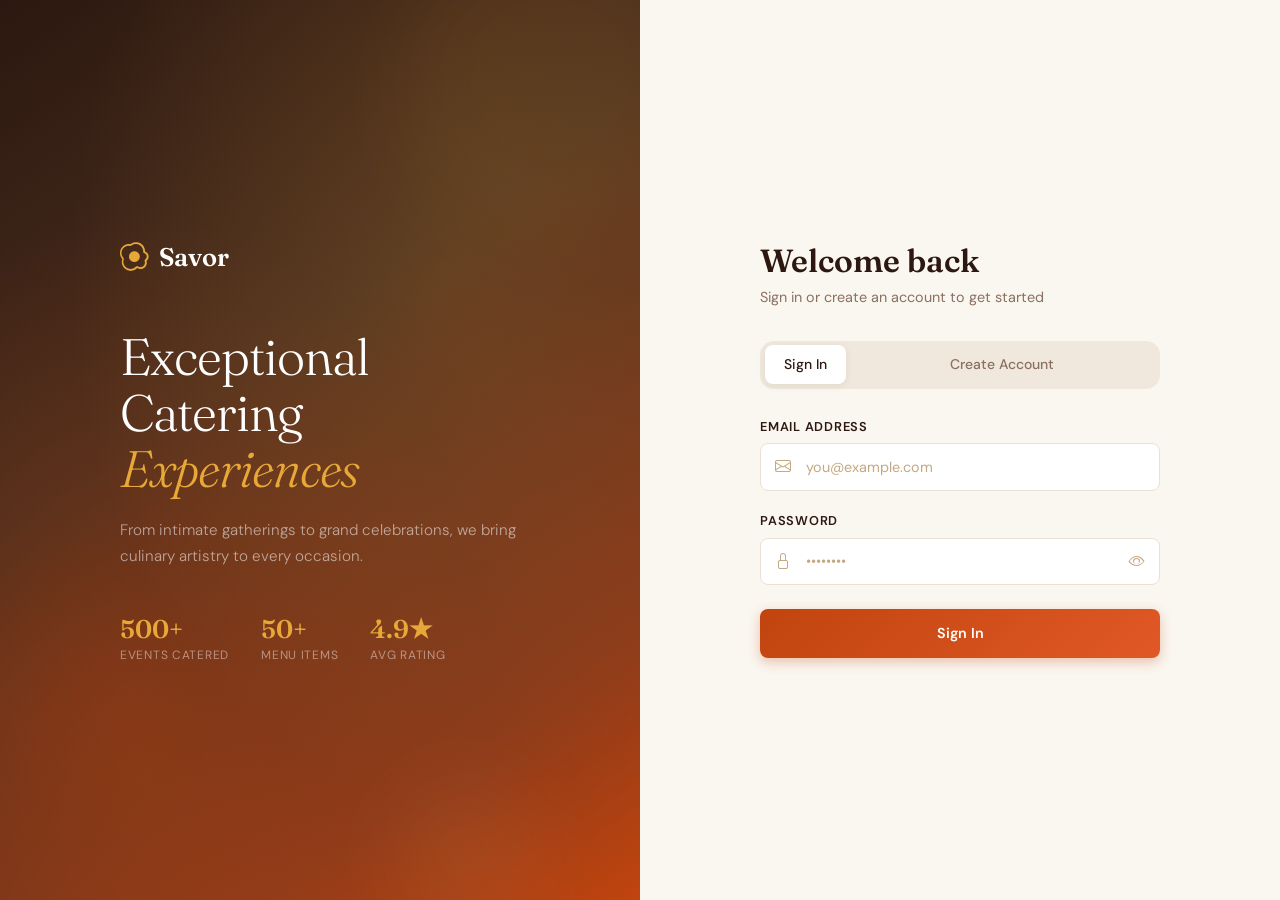
<file: index.html>
<!DOCTYPE html>
<html lang="en">
<head>
  <meta charset="UTF-8">
  <meta name="viewport" content="width=device-width, initial-scale=1.0">
  <title>Savor — Catering Reservation System</title>
  <link href="https://cdn.jsdelivr.net/npm/bootstrap@5.3.0/dist/css/bootstrap.min.css" rel="stylesheet">
  <link href="https://fonts.googleapis.com/css2?family=Fraunces:ital,opsz,wght@0,9..144,300;0,9..144,600;0,9..144,700;1,9..144,300;1,9..144,600&family=DM+Sans:wght@300;400;500;600&display=swap" rel="stylesheet">
  <link rel="stylesheet" href="https://cdn.jsdelivr.net/npm/bootstrap-icons@1.11.0/font/bootstrap-icons.min.css">
  <link rel="stylesheet" href="css/styles.css">
</head>
<body class="auth-page">

  <!-- Toast Container -->
  <div class="toast-wrapper" id="toastWrapper"></div>

  <div class="auth-layout">

    <!-- Left: Hero Panel -->
    <div class="auth-hero">
      <div class="auth-hero-food-art">
        <div class="food-blob"></div>
        <div class="food-blob"></div>
        <div class="food-blob"></div>
      </div>
      <div class="auth-hero-content">
        <div class="brand-logo">
          <i class="bi bi-egg-fried"></i>
          <span>Savor</span>
        </div>
        <h1 class="hero-title">
          Exceptional<br>
          Catering<br>
          <em>Experiences</em>
        </h1>
        <p class="hero-subtitle">
          From intimate gatherings to grand celebrations, we bring culinary artistry to every occasion.
        </p>
        <div class="hero-stats">
          <div class="hero-stat">
            <span class="stat-num">500+</span>
            <span class="stat-label">Events Catered</span>
          </div>
          <div class="hero-stat">
            <span class="stat-num">50+</span>
            <span class="stat-label">Menu Items</span>
          </div>
          <div class="hero-stat">
            <span class="stat-num">4.9★</span>
            <span class="stat-label">Avg Rating</span>
          </div>
        </div>
      </div>
    </div>

    <!-- Right: Auth Form -->
    <div class="auth-form-panel">
      <div class="auth-form-wrapper">
        <h2 class="auth-form-title">Welcome back</h2>
        <p class="auth-form-subtitle">Sign in or create an account to get started</p>

        <ul class="nav nav-pills auth-tabs mb-4" id="authTabs" role="tablist">
          <li class="nav-item flex-fill" role="presentation">
            <button class="nav-link active" id="login-tab" data-bs-toggle="tab" data-bs-target="#login" type="button">Sign In</button>
          </li>
          <li class="nav-item flex-fill" role="presentation">
            <button class="nav-link" id="register-tab" data-bs-toggle="tab" data-bs-target="#register" type="button">Create Account</button>
          </li>
        </ul>

        <div class="tab-content" id="authTabsContent">

          <!-- Login -->
          <div class="tab-pane fade show active" id="login" role="tabpanel">
            <form id="loginForm" novalidate>
              <div class="mb-3">
                <label class="form-label">Email Address</label>
                <div class="input-group-custom">
                  <i class="bi bi-envelope input-icon"></i>
                  <input type="email" class="form-control-custom" id="loginEmail" placeholder="you@example.com" required>
                </div>
                <div class="invalid-feedback" id="loginEmailError"></div>
              </div>
              <div class="mb-4">
                <label class="form-label">Password</label>
                <div class="input-group-custom">
                  <i class="bi bi-lock input-icon"></i>
                  <input type="password" class="form-control-custom" id="loginPassword" placeholder="••••••••" required>
                  <button type="button" class="btn-toggle-password" data-target="loginPassword"><i class="bi bi-eye"></i></button>
                </div>
              </div>
              <div id="confirmationMessage" class="alert alert-warning rounded-3 d-none mb-3">
                <i class="bi bi-envelope-exclamation me-2"></i>
                Email not confirmed.
                <button id="resendBtn" class="btn btn-sm btn-warning ms-2">Resend</button>
              </div>
              <button type="submit" class="btn-primary-custom w-100" id="loginBtn">
                <span class="btn-text">Sign In</span>
                <span class="btn-spinner d-none"><span class="spinner-border spinner-border-sm" role="status"></span></span>
              </button>
            </form>
          </div>

          <!-- Register -->
          <div class="tab-pane fade" id="register" role="tabpanel">
            <form id="registerForm" novalidate>
              <div class="mb-3">
                <label class="form-label">Email Address</label>
                <div class="input-group-custom">
                  <i class="bi bi-envelope input-icon"></i>
                  <input type="email" class="form-control-custom" id="registerEmail" placeholder="you@example.com" required>
                </div>
                <div class="invalid-feedback" id="registerEmailError"></div>
              </div>
              <div class="mb-3">
                <label class="form-label">Password</label>
                <div class="input-group-custom">
                  <i class="bi bi-lock input-icon"></i>
                  <input type="password" class="form-control-custom" id="registerPassword" placeholder="Min. 8 characters" required>
                  <button type="button" class="btn-toggle-password" data-target="registerPassword"><i class="bi bi-eye"></i></button>
                </div>
                <div class="password-strength mt-2" id="passwordStrength">
                  <div class="strength-bar"></div>
                  <div class="strength-bar"></div>
                  <div class="strength-bar"></div>
                  <div class="strength-bar"></div>
                </div>
                <div class="invalid-feedback" id="registerPasswordError"></div>
              </div>

              <!-- Admin toggle (hidden by default) -->
              <div class="admin-toggle-row">
                <input class="form-check-input" type="checkbox" id="isAdminToggle">
                <label for="isAdminToggle">Registering as an admin?</label>
              </div>
              <div class="admin-code-row d-none" id="adminCodeSection">
                <label class="form-label">Admin Invite Code</label>
                <div class="input-group-custom">
                  <i class="bi bi-shield-lock input-icon"></i>
                  <input type="text" class="form-control-custom" id="adminCode" placeholder="Enter your invite code">
                </div>
                <div class="invalid-feedback" id="adminCodeError"></div>
              </div>

              <button type="submit" class="btn-primary-custom w-100 mt-3" id="registerBtn">
                <span class="btn-text">Create Account</span>
                <span class="btn-spinner d-none"><span class="spinner-border spinner-border-sm" role="status"></span></span>
              </button>
            </form>
          </div>
        </div>
      </div>
    </div>
  </div>

  <script src="https://cdn.jsdelivr.net/npm/bootstrap@5.3.0/dist/js/bootstrap.bundle.min.js"></script>
  <script type="module" src="js/firebase-config.js"></script>
  <script type="module" src="js/auth.js"></script>
</body>
</html>
</file>
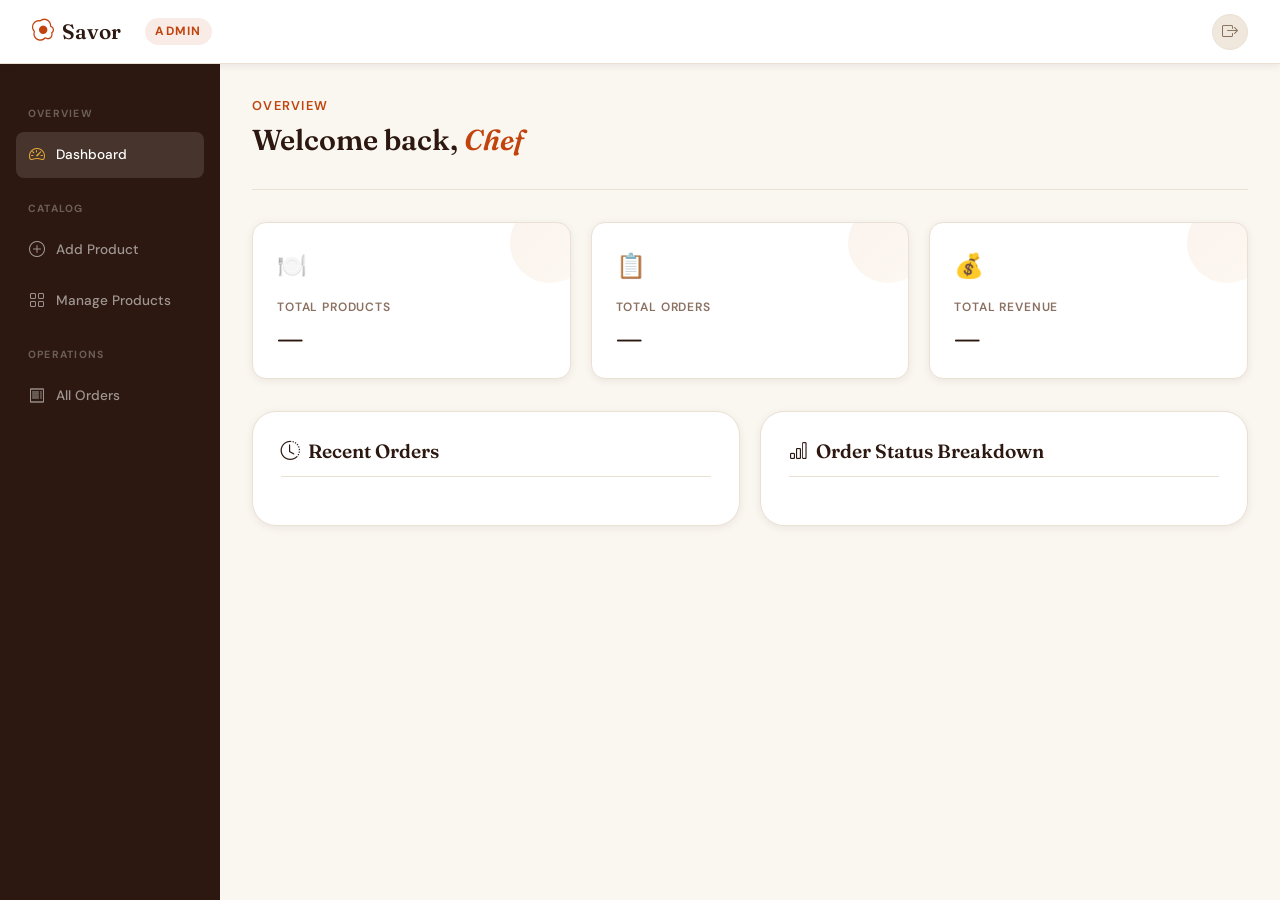
<file: admin.html>
<!DOCTYPE html>
<html lang="en">
<head>
  <meta charset="UTF-8">
  <meta name="viewport" content="width=device-width, initial-scale=1.0">
  <title>Savor — Admin Dashboard</title>
  <link href="https://cdn.jsdelivr.net/npm/bootstrap@5.3.0/dist/css/bootstrap.min.css" rel="stylesheet">
  <link href="https://fonts.googleapis.com/css2?family=Fraunces:ital,opsz,wght@0,9..144,300;0,9..144,600;0,9..144,700;1,9..144,300;1,9..144,600&family=DM+Sans:wght@300;400;500;600&display=swap" rel="stylesheet">
  <link rel="stylesheet" href="https://cdn.jsdelivr.net/npm/bootstrap-icons@1.11.0/font/bootstrap-icons.min.css">
  <link rel="stylesheet" href="css/styles.css">
</head>
<body>

  <!-- Toast Container -->
  <div class="toast-wrapper" id="toastWrapper"></div>

  <!-- Navbar -->
  <nav class="savor-navbar">
    <a class="navbar-brand-logo" href="#">
      <i class="bi bi-egg-fried"></i>
      <span>Savor</span>
    </a>
    <span style="font-size:.75rem;font-weight:700;color:var(--terracotta);background:rgba(193,68,14,.1);padding:.25rem .65rem;border-radius:50px;text-transform:uppercase;letter-spacing:.1em;">Admin</span>
    <div class="navbar-actions" style="margin-left:auto;">
      <span style="font-size:.85rem;color:var(--text-muted);" id="adminEmailDisplay"></span>
      <button class="avatar-btn" id="logoutBtn" title="Logout"><i class="bi bi-box-arrow-right"></i></button>
    </div>
  </nav>

  <div class="admin-layout">
    <!-- Sidebar -->
    <aside class="admin-sidebar">
      <div class="sidebar-section-label">Overview</div>
      <button class="sidebar-nav-btn active" data-section="dashboard">
        <i class="bi bi-speedometer2"></i> Dashboard
      </button>

      <div class="sidebar-section-label">Catalog</div>
      <button class="sidebar-nav-btn" data-section="add-product">
        <i class="bi bi-plus-circle"></i> Add Product
      </button>
      <button class="sidebar-nav-btn" data-section="manage-products">
        <i class="bi bi-grid"></i> Manage Products
      </button>

      <div class="sidebar-section-label">Operations</div>
      <button class="sidebar-nav-btn" data-section="orders">
        <i class="bi bi-receipt"></i> All Orders
      </button>
    </aside>

    <!-- Main Content -->
    <main class="admin-content">

      <!-- DASHBOARD -->
      <section class="admin-section active" id="section-dashboard">
        <div class="page-hero" style="padding-top:0;">
          <div class="page-hero-greeting">Overview</div>
          <h1 style="font-family:var(--font-display);font-size:1.8rem;font-weight:600;color:var(--espresso);">Welcome back, <em style="font-style:italic;color:var(--terracotta);">Chef</em></h1>
        </div>
        <div class="stats-grid">
          <div class="stat-card">
            <div class="stat-icon">🍽️</div>
            <div class="stat-label-sm">Total Products</div>
            <div class="stat-value" id="totalProducts">—</div>
          </div>
          <div class="stat-card">
            <div class="stat-icon">📋</div>
            <div class="stat-label-sm">Total Orders</div>
            <div class="stat-value" id="totalOrders">—</div>
          </div>
          <div class="stat-card">
            <div class="stat-icon">💰</div>
            <div class="stat-label-sm">Total Revenue</div>
            <div class="stat-value" id="totalRevenue">—</div>
          </div>
        </div>
        <div style="display:grid;grid-template-columns:1fr 1fr;gap:1.25rem;">
          <div class="admin-form-card" style="margin-bottom:0;">
            <h3><i class="bi bi-clock-history me-2"></i>Recent Orders</h3>
            <div id="recentOrdersList" style="display:flex;flex-direction:column;gap:.5rem;"></div>
          </div>
          <div class="admin-form-card" style="margin-bottom:0;">
            <h3><i class="bi bi-bar-chart me-2"></i>Order Status Breakdown</h3>
            <div id="statusBreakdown" style="display:flex;flex-direction:column;gap:.6rem;margin-top:.5rem;"></div>
          </div>
        </div>
      </section>

      <!-- ADD PRODUCT -->
      <section class="admin-section" id="section-add-product">
        <div class="page-hero" style="padding-top:0;">
          <div class="page-hero-greeting">Catalog</div>
          <h1 style="font-family:var(--font-display);font-size:1.8rem;font-weight:600;color:var(--espresso);">Add New <em style="font-style:italic;color:var(--terracotta);">Product</em></h1>
        </div>
        <div class="admin-form-card">
          <h3><i class="bi bi-plus-circle me-2"></i>Product Details</h3>
          <form id="productForm" novalidate>
            <div class="admin-form-grid">
              <div class="admin-form-row" style="margin-bottom:0;">
                <label class="admin-form-label">Product Name *</label>
                <input type="text" class="admin-input" id="productName" placeholder="e.g. Paneer Tikka" required maxlength="80">
                <div class="invalid-feedback" id="productNameError"></div>
              </div>
              <div class="admin-form-row" style="margin-bottom:0;">
                <label class="admin-form-label">Price (₹) *</label>
                <input type="number" class="admin-input" id="productPrice" placeholder="0.00" min="0" step="0.01" required>
                <div class="invalid-feedback" id="productPriceError"></div>
              </div>
            </div>
            <div class="admin-form-grid" style="margin-top:1rem;">
              <div class="admin-form-row" style="margin-bottom:0;">
                <label class="admin-form-label">Category *</label>
                <select class="admin-input admin-select" id="productCategory" required>
                  <option value="">Select a category…</option>
                  <option value="starters">Starters</option>
                  <option value="mains">Mains</option>
                  <option value="desserts">Desserts</option>
                  <option value="beverages">Beverages</option>
                  <option value="snacks">Snacks</option>
                  <option value="specials">Specials</option>
                </select>
              </div>
              <div class="admin-form-row" style="margin-bottom:0;">
                <label class="admin-form-label">Product Image *</label>
                <input type="file" class="admin-input" id="productImage" accept="image/*" required>
              </div>
            </div>
            <div class="admin-form-row" style="margin-top:1rem;">
              <label class="admin-form-label">Description *</label>
              <textarea class="admin-input" id="productDescription" rows="3" placeholder="Describe the dish, ingredients, serving size…" required maxlength="300" style="resize:vertical;"></textarea>
              <div style="text-align:right;font-size:.72rem;color:var(--text-muted);margin-top:.2rem;"><span id="descCharCount">0</span>/300</div>
            </div>
            <div style="display:flex;gap:.75rem;align-items:center;margin-top:.5rem;">
              <button type="submit" class="btn-admin-primary" id="addProductBtn">
                <span class="btn-text"><i class="bi bi-plus-lg me-1"></i>Add Product</span>
                <span class="btn-spinner d-none"><span class="spinner-border spinner-border-sm"></span></span>
              </button>
              <button type="reset" class="btn-admin-secondary">Clear form</button>
            </div>
          </form>
        </div>
      </section>

      <!-- MANAGE PRODUCTS -->
      <section class="admin-section" id="section-manage-products">
        <div class="page-hero" style="padding-top:0;">
          <div class="page-hero-greeting">Catalog</div>
          <h1 style="font-family:var(--font-display);font-size:1.8rem;font-weight:600;color:var(--espresso);">Manage <em style="font-style:italic;color:var(--terracotta);">Products</em></h1>
        </div>
        <div class="bulk-actions-bar" id="bulkActionsBar">
          <i class="bi bi-check2-square"></i>
          <span id="selectedCount">0 selected</span>
          <button class="bulk-del-btn" id="bulkDeleteBtn"><i class="bi bi-trash me-1"></i>Delete Selected</button>
          <button class="btn-admin-secondary" id="clearSelectionBtn" style="padding:.3rem .75rem;font-size:.78rem;">Clear</button>
        </div>
        <div class="admin-products-grid" id="productsList"></div>
      </section>

      <!-- ORDERS -->
      <section class="admin-section" id="section-orders">
        <div class="page-hero" style="padding-top:0;">
          <div class="page-hero-greeting">Operations</div>
          <h1 style="font-family:var(--font-display);font-size:1.8rem;font-weight:600;color:var(--espresso);">All <em style="font-style:italic;color:var(--terracotta);">Orders</em></h1>
        </div>
        <div class="orders-table-wrap">
          <table class="orders-table">
            <thead>
              <tr>
                <th>Order ID</th>
                <th>Customer</th>
                <th>Items</th>
                <th>Total</th>
                <th>Date</th>
                <th>Status</th>
                <th>Actions</th>
              </tr>
            </thead>
            <tbody id="ordersList"></tbody>
          </table>
        </div>
      </section>

    </main>
  </div>

  <!-- Edit Product Modal -->
  <div class="modal fade" id="editProductModal" tabindex="-1">
    <div class="modal-dialog modal-dialog-centered">
      <div class="modal-content">
        <div class="modal-header">
          <span class="modal-title">Edit Product</span>
          <button type="button" class="btn-close" data-bs-dismiss="modal"></button>
        </div>
        <div class="modal-body">
          <input type="hidden" id="editProductId">
          <div class="admin-form-grid">
            <div class="admin-form-row" style="margin-bottom:0;">
              <label class="admin-form-label">Name</label>
              <input type="text" class="admin-input" id="editProductName">
            </div>
            <div class="admin-form-row" style="margin-bottom:0;">
              <label class="admin-form-label">Price (₹)</label>
              <input type="number" class="admin-input" id="editProductPrice" step="0.01" min="0">
            </div>
          </div>
          <div class="admin-form-row" style="margin-top:1rem;">
            <label class="admin-form-label">Category</label>
            <select class="admin-input admin-select" id="editProductCategory">
              <option value="starters">Starters</option>
              <option value="mains">Mains</option>
              <option value="desserts">Desserts</option>
              <option value="beverages">Beverages</option>
              <option value="snacks">Snacks</option>
              <option value="specials">Specials</option>
            </select>
          </div>
          <div class="admin-form-row" style="margin-top:1rem;">
            <label class="admin-form-label">Description</label>
            <textarea class="admin-input" id="editProductDescription" rows="3" style="resize:vertical;"></textarea>
          </div>
          <div class="admin-form-row" style="margin-top:1rem;">
            <label class="admin-form-label">New Image (optional)</label>
            <input type="file" class="admin-input" id="editProductImage" accept="image/*">
          </div>
        </div>
        <div class="modal-footer">
          <button class="btn-admin-secondary" data-bs-dismiss="modal">Cancel</button>
          <button class="btn-admin-primary" id="saveEditBtn"><i class="bi bi-check-lg me-1"></i>Save Changes</button>
        </div>
      </div>
    </div>
  </div>

  <script src="https://cdn.jsdelivr.net/npm/bootstrap@5.3.0/dist/js/bootstrap.bundle.min.js"></script>
  <script type="module" src="js/firebase-config.js"></script>
  <script type="module" src="js/admin.js"></script>
</body>
</html>
</file>
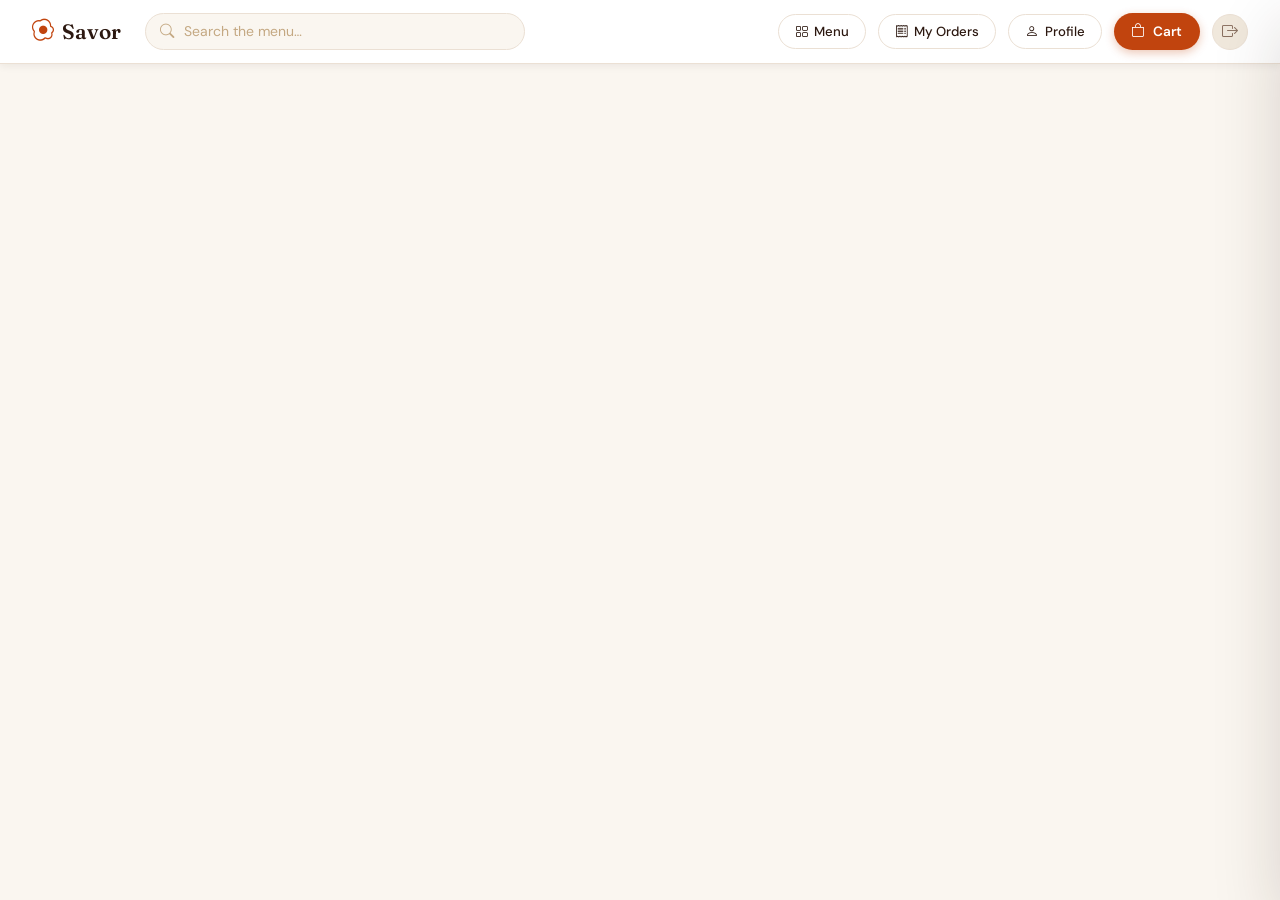
<file: user.html>
<!DOCTYPE html>
<html lang="en">
<head>
  <meta charset="UTF-8">
  <meta name="viewport" content="width=device-width, initial-scale=1.0">
  <title>Savor — Browse Menu</title>
  <link href="https://cdn.jsdelivr.net/npm/bootstrap@5.3.0/dist/css/bootstrap.min.css" rel="stylesheet">
  <link href="https://fonts.googleapis.com/css2?family=Fraunces:ital,opsz,wght@0,9..144,300;0,9..144,600;0,9..144,700;1,9..144,300;1,9..144,600&family=DM+Sans:wght@300;400;500;600&display=swap" rel="stylesheet">
  <link rel="stylesheet" href="https://cdn.jsdelivr.net/npm/bootstrap-icons@1.11.0/font/bootstrap-icons.min.css">
  <link rel="stylesheet" href="css/styles.css">
</head>
<body>

  <!-- Toast Container -->
  <div class="toast-wrapper" id="toastWrapper"></div>

  <!-- Navbar -->
  <nav class="savor-navbar">
    <a class="navbar-brand-logo" href="#">
      <i class="bi bi-egg-fried"></i>
      <span>Savor</span>
    </a>

    <div class="navbar-search" id="navSearch">
      <i class="bi bi-search"></i>
      <input type="text" id="searchInput" placeholder="Search the menu…" autocomplete="off">
    </div>

    <div class="navbar-actions">
      <button class="nav-pill-btn" id="viewProductsTab"><i class="bi bi-grid"></i> Menu</button>
      <button class="nav-pill-btn" id="myOrdersTab"><i class="bi bi-receipt"></i> My Orders</button>
      <button class="nav-pill-btn" id="myProfileTab"><i class="bi bi-person"></i> Profile</button>
      <button class="cart-btn-nav" id="cartBtn">
        <i class="bi bi-bag"></i> Cart
        <span class="cart-badge" id="cartBadge">0</span>
      </button>
      <button class="avatar-btn" id="logoutBtn" title="Logout"><i class="bi bi-box-arrow-right"></i></button>
    </div>
  </nav>

  <!-- Main Content -->
  <div class="page-container" id="mainContent">
    <!-- Dynamically loaded -->
  </div>

  <!-- Cart Overlay + Drawer -->
  <div class="cart-overlay" id="cartOverlay"></div>
  <aside class="cart-drawer" id="cartDrawer">
    <div class="cart-drawer-header">
      <span class="cart-drawer-title">Your Cart</span>
      <button class="cart-close-btn" id="cartCloseBtn"><i class="bi bi-x"></i></button>
    </div>
    <div class="cart-items-list" id="cartItemsList"></div>
    <div class="cart-drawer-footer">
      <div class="cart-summary">
        <div class="cart-row"><span>Subtotal</span><span id="cartSubtotal">₹0.00</span></div>
        <div class="cart-row"><span>Service charge (5%)</span><span id="cartTax">₹0.00</span></div>
        <div class="cart-row total"><span>Total</span><span id="cartTotal">₹0.00</span></div>
      </div>
      <button class="btn-place-order" id="placeOrderBtn">
        <i class="bi bi-check-circle"></i> Place Order
      </button>
    </div>
  </aside>

  <!-- Review Modal -->
  <div class="modal fade" id="reviewModal" tabindex="-1">
    <div class="modal-dialog modal-dialog-centered">
      <div class="modal-content">
        <div class="modal-header">
          <span class="modal-title">Leave a Review</span>
          <button type="button" class="btn-close" data-bs-dismiss="modal"></button>
        </div>
        <div class="modal-body">
          <p class="text-muted mb-3" style="font-size:.85rem;">How was your experience with this order?</p>
          <div class="star-rating" id="starRating">
            <button class="star-btn" data-val="1">★</button>
            <button class="star-btn" data-val="2">★</button>
            <button class="star-btn" data-val="3">★</button>
            <button class="star-btn" data-val="4">★</button>
            <button class="star-btn" data-val="5">★</button>
          </div>
          <textarea class="admin-input" id="reviewText" rows="3" placeholder="Share your experience…" style="resize:none;"></textarea>
          <input type="hidden" id="reviewOrderId">
        </div>
        <div class="modal-footer">
          <button class="btn-admin-secondary" data-bs-dismiss="modal">Cancel</button>
          <button class="btn-admin-primary" id="submitReviewBtn"><i class="bi bi-send"></i> Submit Review</button>
        </div>
      </div>
    </div>
  </div>

  <script src="https://cdn.jsdelivr.net/npm/bootstrap@5.3.0/dist/js/bootstrap.bundle.min.js"></script>
  <script type="module" src="js/firebase-config.js"></script>
  <script type="module" src="js/user.js"></script>
</body>
</html>
</file>
<file: css/styles.css>
/* =============================================
   SAVOR — Design System
   Warm editorial luxury food aesthetic
   ============================================= */

@import url('https://fonts.googleapis.com/css2?family=Fraunces:ital,opsz,wght@0,9..144,300;0,9..144,600;0,9..144,700;1,9..144,300;1,9..144,600&family=DM+Sans:wght@300;400;500;600&display=swap');

:root {
  --cream:          #FAF6F0;
  --cream-dark:     #F0E8DC;
  --terracotta:     #C1440E;
  --terracotta-lt:  #E05826;
  --amber:          #E8A838;
  --espresso:       #2C1810;
  --espresso-lt:    #4A2E1E;
  --sage:           #6B7C5E;
  --latte:          #C4A882;
  --card:           #FFFFFF;
  --border:         #EBE0D4;
  --text:           #2C1810;
  --text-muted:     #8A7060;
  --shadow-sm:      0 2px 8px rgba(44,24,16,.07);
  --shadow-md:      0 8px 24px rgba(44,24,16,.11);
  --shadow-lg:      0 24px 64px rgba(44,24,16,.16);
  --r:              14px;
  --r-sm:           8px;
  --r-lg:           24px;
  --r-xl:           32px;
  --font-display:   'Fraunces', Georgia, serif;
  --font-body:      'DM Sans', system-ui, sans-serif;
  --ease:           cubic-bezier(.4,0,.2,1);
  --t:              .25s var(--ease);
}

*, *::before, *::after { box-sizing: border-box; margin: 0; padding: 0; }

body {
  font-family: var(--font-body);
  background: var(--cream);
  color: var(--text);
  line-height: 1.6;
  -webkit-font-smoothing: antialiased;
}

/* ---- TOAST ---- */
.toast-wrapper {
  position: fixed; top: 1.25rem; right: 1.25rem; z-index: 9999;
  display: flex; flex-direction: column; gap: .5rem; pointer-events: none;
}
.savor-toast {
  pointer-events: all;
  display: flex; align-items: center; gap: .75rem;
  background: var(--espresso); color: #fff;
  padding: .85rem 1.1rem; border-radius: var(--r);
  box-shadow: var(--shadow-lg);
  font-size: .875rem; font-weight: 500;
  min-width: 260px; max-width: 360px;
  animation: toastIn .3s var(--ease) both;
  border-left: 3px solid var(--amber);
}
.savor-toast.toast-success { border-left-color: var(--sage); }
.savor-toast.toast-error   { border-left-color: #E05826; }
.savor-toast.toast-info    { border-left-color: var(--amber); }
.savor-toast .toast-icon { font-size: 1.1rem; }
.savor-toast.exiting { animation: toastOut .3s var(--ease) forwards; }
@keyframes toastIn  { from { opacity:0; transform:translateX(24px); } to { opacity:1; transform:none; } }
@keyframes toastOut { from { opacity:1; transform:none; } to { opacity:0; transform:translateX(24px); } }

/* ---- AUTH PAGE ---- */
.auth-page { background: var(--espresso); min-height: 100vh; }
.auth-layout { display: grid; grid-template-columns: 1fr 1fr; min-height: 100vh; }

.auth-hero {
  background: linear-gradient(145deg, #2C1810 0%, #4A2E1E 40%, #8B3A1A 80%, #C1440E 100%);
  display: flex; align-items: center; justify-content: center;
  padding: 4rem 3rem; position: relative; overflow: hidden;
}
.auth-hero::before {
  content: '';
  position: absolute; inset: 0;
  background: radial-gradient(ellipse at 70% 30%, rgba(232,168,56,.15) 0%, transparent 60%),
              radial-gradient(ellipse at 20% 80%, rgba(193,68,14,.3) 0%, transparent 50%);
}
.auth-hero-food-art {
  position: absolute; inset: 0; overflow: hidden; pointer-events: none;
}
.food-blob {
  position: absolute; border-radius: 50%;
  opacity: .06; filter: blur(40px);
  animation: blobDrift 12s ease-in-out infinite alternate;
}
.food-blob:nth-child(1) { width:300px; height:300px; background:var(--amber); top:-60px; right:-60px; animation-delay:0s; }
.food-blob:nth-child(2) { width:200px; height:200px; background:var(--terracotta); bottom:100px; left:-40px; animation-delay:-4s; }
.food-blob:nth-child(3) { width:150px; height:150px; background:#E8C88A; bottom:-30px; right:100px; animation-delay:-8s; }
@keyframes blobDrift { to { transform: translate(20px, -20px) scale(1.05); } }

.auth-hero-content { position: relative; z-index: 1; max-width: 400px; }
.brand-logo { display: flex; align-items: center; gap: .6rem; margin-bottom: 3rem; }
.brand-logo i { font-size: 1.8rem; color: var(--amber); }
.brand-logo span { font-family: var(--font-display); font-size: 1.6rem; font-weight: 600; color: #fff; letter-spacing: -.01em; }

.hero-title {
  font-family: var(--font-display); font-size: clamp(2.5rem, 4vw, 3.5rem);
  font-weight: 300; color: #fff; line-height: 1.1; margin-bottom: 1.25rem;
  letter-spacing: -.02em;
}
.hero-title em { font-style: italic; color: var(--amber); }

.hero-subtitle { color: rgba(255,255,255,.55); font-size: .95rem; font-weight: 300; margin-bottom: 3rem; line-height: 1.7; }

.hero-stats { display: flex; gap: 2rem; }
.hero-stat { display: flex; flex-direction: column; }
.stat-num { font-family: var(--font-display); font-size: 1.6rem; font-weight: 600; color: var(--amber); line-height: 1; }
.stat-label { font-size: .75rem; color: rgba(255,255,255,.45); margin-top: .2rem; text-transform: uppercase; letter-spacing: .06em; }

.auth-form-panel {
  background: var(--cream); display: flex; align-items: center; justify-content: center;
  padding: 3rem 2rem;
}
.auth-form-wrapper { width: 100%; max-width: 400px; }
.auth-form-title { font-family: var(--font-display); font-size: 2rem; font-weight: 600; color: var(--espresso); margin-bottom: .3rem; }
.auth-form-subtitle { color: var(--text-muted); font-size: .9rem; margin-bottom: 2rem; }

.auth-tabs { background: var(--cream-dark); padding: .3rem; border-radius: var(--r); gap: .2rem; }
.auth-tabs .nav-link {
  color: var(--text-muted); font-weight: 500; font-size: .875rem;
  padding: .5rem 1.2rem; border-radius: var(--r-sm); transition: var(--t); flex: 1; text-align: center;
}
.auth-tabs .nav-link.active { background: var(--card); color: var(--espresso); box-shadow: var(--shadow-sm); }
.auth-tabs .nav-link:hover:not(.active) { color: var(--espresso); }

.form-label { font-size: .8rem; font-weight: 600; color: var(--espresso); text-transform: uppercase; letter-spacing: .06em; margin-bottom: .4rem; }

.input-group-custom {
  position: relative; display: flex; align-items: center;
  background: var(--card); border: 1.5px solid var(--border);
  border-radius: var(--r-sm); transition: border-color var(--t), box-shadow var(--t);
  overflow: hidden;
}
.input-group-custom:focus-within { border-color: var(--terracotta); box-shadow: 0 0 0 3px rgba(193,68,14,.12); }
.input-icon { padding: 0 .9rem; color: var(--latte); font-size: 1rem; flex-shrink: 0; }
.form-control-custom {
  flex: 1; border: none; background: transparent; padding: .7rem .75rem .7rem 0;
  font-family: var(--font-body); font-size: .9rem; color: var(--text); outline: none;
}
.form-control-custom::placeholder { color: var(--latte); }
.form-control-custom.is-invalid ~ .invalid-feedback-inline { display: block; }
.btn-toggle-password { background: none; border: none; padding: 0 .9rem; color: var(--latte); cursor: pointer; transition: color var(--t); }
.btn-toggle-password:hover { color: var(--espresso); }

.invalid-feedback { display: none; color: #C1440E; font-size: .8rem; margin-top: .3rem; }
.invalid-feedback.visible { display: block; }

.password-strength { display: flex; gap: 3px; }
.strength-bar { height: 3px; flex: 1; border-radius: 2px; background: var(--border); transition: background var(--t); }
.strength-weak   .strength-bar:nth-child(1) { background: #E05826; }
.strength-fair   .strength-bar:nth-child(-n+2) { background: var(--amber); }
.strength-good   .strength-bar:nth-child(-n+3) { background: #90C695; }
.strength-strong .strength-bar { background: var(--sage); }

.admin-toggle-row { display: flex; align-items: center; gap: .5rem; margin-bottom: 1.25rem; }
.admin-toggle-row label { font-size: .8rem; color: var(--text-muted); cursor: pointer; }
.admin-code-row { margin-bottom: 1rem; animation: slideDown .25s var(--ease); }
@keyframes slideDown { from { opacity:0; transform:translateY(-6px); } to { opacity:1; transform:none; } }

.btn-primary-custom {
  background: linear-gradient(135deg, var(--terracotta) 0%, var(--terracotta-lt) 100%);
  color: #fff; border: none; border-radius: var(--r-sm); padding: .8rem 1.5rem;
  font-family: var(--font-body); font-weight: 600; font-size: .9rem; cursor: pointer;
  transition: var(--t); display: inline-flex; align-items: center; justify-content: center; gap: .5rem;
  box-shadow: 0 4px 12px rgba(193,68,14,.3);
}
.btn-primary-custom:hover { transform: translateY(-1px); box-shadow: 0 8px 20px rgba(193,68,14,.4); }
.btn-primary-custom:active { transform: translateY(0); }
.btn-primary-custom:disabled { opacity: .6; cursor: not-allowed; transform: none; }

/* ---- NAVBAR ---- */
.savor-navbar {
  background: var(--card); border-bottom: 1px solid var(--border);
  padding: 0 2rem; height: 64px; display: flex; align-items: center;
  gap: 1.5rem; position: sticky; top: 0; z-index: 100;
  box-shadow: var(--shadow-sm);
}
.navbar-brand-logo { display: flex; align-items: center; gap: .5rem; text-decoration: none; flex-shrink: 0; }
.navbar-brand-logo i { font-size: 1.4rem; color: var(--terracotta); }
.navbar-brand-logo span { font-family: var(--font-display); font-size: 1.3rem; font-weight: 600; color: var(--espresso); }

.navbar-search {
  flex: 1; max-width: 380px;
  display: flex; align-items: center; gap: .6rem;
  background: var(--cream); border: 1.5px solid var(--border);
  border-radius: 50px; padding: .4rem .9rem; transition: var(--t);
}
.navbar-search:focus-within { border-color: var(--terracotta); background: var(--card); }
.navbar-search i { color: var(--latte); font-size: .9rem; }
.navbar-search input { flex: 1; border: none; background: transparent; font-family: var(--font-body); font-size: .875rem; color: var(--text); outline: none; }
.navbar-search input::placeholder { color: var(--latte); }

.navbar-actions { display: flex; align-items: center; gap: .75rem; margin-left: auto; }

.nav-pill-btn {
  display: flex; align-items: center; gap: .4rem;
  background: none; border: 1.5px solid var(--border);
  border-radius: 50px; padding: .4rem 1rem; cursor: pointer;
  font-family: var(--font-body); font-size: .825rem; font-weight: 500; color: var(--text);
  transition: var(--t); white-space: nowrap;
}
.nav-pill-btn:hover { border-color: var(--terracotta); color: var(--terracotta); }
.nav-pill-btn.active { background: var(--espresso); border-color: var(--espresso); color: #fff; }

.cart-btn-nav {
  position: relative;
  background: var(--terracotta); color: #fff; border: none;
  border-radius: 50px; padding: .5rem 1.1rem;
  display: flex; align-items: center; gap: .5rem;
  font-family: var(--font-body); font-weight: 600; font-size: .85rem; cursor: pointer;
  transition: var(--t); box-shadow: 0 3px 10px rgba(193,68,14,.3);
}
.cart-btn-nav:hover { background: var(--terracotta-lt); transform: translateY(-1px); }
.cart-badge {
  position: absolute; top: -6px; right: -6px;
  background: var(--amber); color: var(--espresso);
  border-radius: 50%; width: 18px; height: 18px;
  display: flex; align-items: center; justify-content: center;
  font-size: .65rem; font-weight: 700; line-height: 1;
  opacity: 0; transform: scale(0); transition: var(--t);
}
.cart-badge.visible { opacity: 1; transform: scale(1); }

.avatar-btn {
  width: 36px; height: 36px; border-radius: 50%;
  background: var(--cream-dark); border: 1.5px solid var(--border);
  display: flex; align-items: center; justify-content: center;
  cursor: pointer; font-size: 1rem; color: var(--text-muted); transition: var(--t);
}
.avatar-btn:hover { border-color: var(--terracotta); color: var(--terracotta); }

/* ---- PAGE LAYOUT ---- */
.page-container { max-width: 1280px; margin: 0 auto; padding: 2rem 2rem; }

.page-hero {
  padding: 2rem 0 1.5rem;
  border-bottom: 1px solid var(--border); margin-bottom: 2rem;
}
.page-hero-greeting { font-size: .8rem; font-weight: 600; color: var(--terracotta); text-transform: uppercase; letter-spacing: .1em; margin-bottom: .4rem; }
.page-hero h1 { font-family: var(--font-display); font-size: 2rem; font-weight: 600; color: var(--espresso); }
.page-hero h1 em { font-style: italic; color: var(--terracotta); }

/* ---- CATEGORY FILTER ---- */
.category-strip { display: flex; gap: .5rem; flex-wrap: wrap; margin-bottom: 2rem; align-items: center; }
.category-strip label { font-size: .75rem; font-weight: 600; color: var(--text-muted); text-transform: uppercase; letter-spacing: .08em; margin-right: .25rem; }
.category-pill {
  background: var(--card); border: 1.5px solid var(--border);
  color: var(--text-muted); border-radius: 50px; padding: .35rem .9rem;
  font-size: .825rem; font-weight: 500; cursor: pointer; transition: var(--t);
  white-space: nowrap;
}
.category-pill:hover { border-color: var(--terracotta); color: var(--terracotta); }
.category-pill.active { background: var(--espresso); border-color: var(--espresso); color: #fff; }

/* ---- SECTION HEADER ---- */
.section-header { display: flex; align-items: baseline; justify-content: space-between; margin-bottom: 1.25rem; }
.section-title { font-family: var(--font-display); font-size: 1.3rem; font-weight: 600; color: var(--espresso); }
.section-count { font-size: .8rem; color: var(--text-muted); }

/* ---- PRODUCT CARDS ---- */
.products-grid { display: grid; grid-template-columns: repeat(auto-fill, minmax(260px, 1fr)); gap: 1.5rem; }

.product-card {
  background: var(--card); border-radius: var(--r-lg); overflow: hidden;
  box-shadow: var(--shadow-sm); border: 1px solid var(--border);
  transition: transform var(--t), box-shadow var(--t);
  display: flex; flex-direction: column; cursor: pointer;
}
.product-card:hover { transform: translateY(-4px); box-shadow: var(--shadow-md); }

.product-img-wrap { position: relative; overflow: hidden; }
.product-img-wrap img { width: 100%; height: 200px; object-fit: cover; transition: transform .4s var(--ease); display: block; }
.product-card:hover .product-img-wrap img { transform: scale(1.04); }

.product-category-tag {
  position: absolute; top: .75rem; left: .75rem;
  background: rgba(255,255,255,.92); backdrop-filter: blur(4px);
  border-radius: 50px; padding: .2rem .65rem;
  font-size: .7rem; font-weight: 700; color: var(--terracotta); text-transform: uppercase; letter-spacing: .06em;
}

.product-body { padding: 1.1rem 1.25rem 1.25rem; flex: 1; display: flex; flex-direction: column; }
.product-name { font-family: var(--font-display); font-size: 1rem; font-weight: 600; color: var(--espresso); margin-bottom: .3rem; line-height: 1.3; }
.product-desc { font-size: .8rem; color: var(--text-muted); line-height: 1.5; flex: 1; margin-bottom: .85rem; display: -webkit-box; -webkit-line-clamp: 2; -webkit-box-orient: vertical; overflow: hidden; }
.product-footer { display: flex; align-items: center; justify-content: space-between; }
.product-price { font-family: var(--font-display); font-size: 1.2rem; font-weight: 600; color: var(--terracotta); }

.btn-add-cart {
  display: flex; align-items: center; gap: .35rem;
  background: var(--espresso); color: #fff; border: none;
  border-radius: 50px; padding: .45rem .9rem; cursor: pointer;
  font-family: var(--font-body); font-size: .8rem; font-weight: 600;
  transition: var(--t);
}
.btn-add-cart:hover { background: var(--terracotta); transform: scale(1.02); }
.btn-add-cart.adding { animation: pulse .3s var(--ease); }
@keyframes pulse { 0%,100%{ transform:scale(1); } 50%{ transform:scale(1.08); } }

/* ---- EMPTY STATE ---- */
.empty-state {
  text-align: center; padding: 5rem 2rem;
  grid-column: 1 / -1;
}
.empty-state-icon { font-size: 3rem; margin-bottom: 1rem; opacity: .4; }
.empty-state h3 { font-family: var(--font-display); font-size: 1.3rem; color: var(--espresso); margin-bottom: .4rem; }
.empty-state p { color: var(--text-muted); font-size: .9rem; }

/* ---- CART DRAWER ---- */
.cart-overlay {
  position: fixed; inset: 0; background: rgba(44,24,16,.5);
  z-index: 500; opacity: 0; pointer-events: none; transition: opacity var(--t);
  backdrop-filter: blur(2px);
}
.cart-overlay.open { opacity: 1; pointer-events: all; }

.cart-drawer {
  position: fixed; top: 0; right: 0; bottom: 0; width: 420px;
  background: var(--card); z-index: 501;
  transform: translateX(100%); transition: transform .35s var(--ease);
  display: flex; flex-direction: column; box-shadow: var(--shadow-lg);
}
.cart-drawer.open { transform: none; }

.cart-drawer-header {
  padding: 1.5rem 1.5rem 1rem;
  border-bottom: 1px solid var(--border);
  display: flex; align-items: center; justify-content: space-between;
}
.cart-drawer-title { font-family: var(--font-display); font-size: 1.3rem; font-weight: 600; color: var(--espresso); }
.cart-close-btn { background: var(--cream-dark); border: none; border-radius: 50%; width: 32px; height: 32px; display: flex; align-items: center; justify-content: center; cursor: pointer; font-size: 1rem; color: var(--text-muted); transition: var(--t); }
.cart-close-btn:hover { background: var(--border); color: var(--espresso); }

.cart-items-list { flex: 1; overflow-y: auto; padding: 1rem 1.5rem; display: flex; flex-direction: column; gap: .75rem; }

.cart-item {
  display: flex; align-items: center; gap: .85rem;
  padding: .85rem; background: var(--cream); border-radius: var(--r);
  border: 1px solid var(--border);
}
.cart-item-img { width: 56px; height: 56px; border-radius: var(--r-sm); object-fit: cover; flex-shrink: 0; }
.cart-item-info { flex: 1; min-width: 0; }
.cart-item-name { font-weight: 600; font-size: .875rem; color: var(--espresso); white-space: nowrap; overflow: hidden; text-overflow: ellipsis; }
.cart-item-unit-price { font-size: .75rem; color: var(--text-muted); margin-top: .1rem; }
.cart-item-controls { display: flex; align-items: center; gap: .4rem; margin-top: .4rem; }
.qty-btn { width: 22px; height: 22px; border-radius: 50%; border: 1.5px solid var(--border); background: var(--card); cursor: pointer; display: flex; align-items: center; justify-content: center; font-size: .8rem; font-weight: 700; color: var(--text-muted); transition: var(--t); }
.qty-btn:hover { border-color: var(--terracotta); color: var(--terracotta); }
.qty-val { font-size: .875rem; font-weight: 600; color: var(--espresso); min-width: 1.5rem; text-align: center; }
.cart-item-total { font-family: var(--font-display); font-weight: 600; font-size: .95rem; color: var(--terracotta); flex-shrink: 0; }
.cart-item-remove { background: none; border: none; color: var(--latte); cursor: pointer; font-size: .9rem; padding: .2rem; transition: color var(--t); }
.cart-item-remove:hover { color: #E05826; }

.cart-drawer-footer {
  padding: 1.25rem 1.5rem; border-top: 1px solid var(--border);
  background: var(--card);
}
.cart-summary { margin-bottom: 1rem; }
.cart-row { display: flex; justify-content: space-between; font-size: .875rem; color: var(--text-muted); margin-bottom: .3rem; }
.cart-row.total { font-family: var(--font-display); font-size: 1.1rem; font-weight: 600; color: var(--espresso); margin-top: .5rem; padding-top: .75rem; border-top: 1px dashed var(--border); }

.btn-place-order {
  width: 100%; background: linear-gradient(135deg, var(--terracotta), var(--terracotta-lt));
  color: #fff; border: none; border-radius: var(--r-sm); padding: .9rem;
  font-family: var(--font-body); font-weight: 700; font-size: .95rem; cursor: pointer;
  transition: var(--t); box-shadow: 0 4px 16px rgba(193,68,14,.3);
  display: flex; align-items: center; justify-content: center; gap: .5rem;
}
.btn-place-order:hover { transform: translateY(-1px); box-shadow: 0 8px 24px rgba(193,68,14,.4); }
.btn-place-order:disabled { opacity: .5; cursor: not-allowed; transform: none; }

/* ---- ORDERS PAGE ---- */
.orders-list { display: flex; flex-direction: column; gap: 1rem; }

.order-card {
  background: var(--card); border-radius: var(--r); border: 1px solid var(--border);
  padding: 1.25rem 1.5rem; box-shadow: var(--shadow-sm);
  display: grid; grid-template-columns: 1fr auto; gap: 1rem; align-items: start;
  animation: fadeUp .3s var(--ease) both;
}
@keyframes fadeUp { from { opacity:0; transform:translateY(8px); } to { opacity:1; transform:none; } }

.order-id { font-size: .75rem; color: var(--text-muted); text-transform: uppercase; letter-spacing: .08em; margin-bottom: .3rem; }
.order-items-text { font-weight: 500; font-size: .875rem; color: var(--espresso); margin-bottom: .4rem; }
.order-date { font-size: .775rem; color: var(--text-muted); }
.order-total { font-family: var(--font-display); font-size: 1.2rem; font-weight: 600; color: var(--espresso); text-align: right; }
.order-meta { display: flex; flex-direction: column; align-items: flex-end; gap: .5rem; }

.status-badge {
  display: inline-flex; align-items: center; gap: .3rem;
  padding: .25rem .7rem; border-radius: 50px;
  font-size: .72rem; font-weight: 700; text-transform: uppercase; letter-spacing: .06em;
}
.status-badge.pending   { background: rgba(232,168,56,.15); color: #B07800; }
.status-badge.confirmed { background: rgba(107,124,94,.15); color: var(--sage); }
.status-badge.completed { background: rgba(107,124,94,.2);  color: #3D6B3F; }
.status-badge.cancelled { background: rgba(193,68,14,.1);   color: var(--terracotta); }

/* Review Button */
.btn-review {
  background: none; border: 1.5px solid var(--amber); color: var(--amber);
  border-radius: 50px; padding: .25rem .75rem; font-size: .78rem; font-weight: 600;
  cursor: pointer; transition: var(--t);
}
.btn-review:hover { background: var(--amber); color: var(--espresso); }
.btn-review.reviewed { border-color: var(--sage); color: var(--sage); }

/* ---- PROFILE PAGE ---- */
.profile-card {
  background: var(--card); border-radius: var(--r-lg); border: 1px solid var(--border);
  padding: 2rem; max-width: 600px; box-shadow: var(--shadow-sm);
}
.profile-avatar {
  width: 72px; height: 72px; border-radius: 50%;
  background: linear-gradient(135deg, var(--terracotta), var(--terracotta-lt));
  display: flex; align-items: center; justify-content: center;
  font-family: var(--font-display); font-size: 1.8rem; font-weight: 600; color: #fff;
  margin-bottom: 1rem;
}
.profile-email { font-family: var(--font-display); font-size: 1.3rem; font-weight: 600; color: var(--espresso); margin-bottom: .25rem; }
.profile-since { font-size: .8rem; color: var(--text-muted); }
.profile-stats { display: flex; gap: 1.5rem; margin: 1.5rem 0; padding: 1.25rem 0; border-top: 1px solid var(--border); border-bottom: 1px solid var(--border); }
.profile-stat-item { display: flex; flex-direction: column; gap: .15rem; }
.profile-stat-num { font-family: var(--font-display); font-size: 1.5rem; font-weight: 600; color: var(--terracotta); }
.profile-stat-label { font-size: .75rem; color: var(--text-muted); text-transform: uppercase; letter-spacing: .07em; }

/* ---- ADMIN LAYOUT ---- */
.admin-layout { display: grid; grid-template-columns: 220px 1fr; min-height: calc(100vh - 64px); }

.admin-sidebar {
  background: var(--espresso); padding: 1.5rem 1rem;
  display: flex; flex-direction: column; gap: .3rem; position: sticky; top: 64px;
  height: calc(100vh - 64px); overflow-y: auto;
}
.sidebar-section-label { font-size: .65rem; font-weight: 700; color: rgba(255,255,255,.3); text-transform: uppercase; letter-spacing: .12em; padding: .6rem .75rem .3rem; margin-top: .5rem; }

.sidebar-nav-btn {
  display: flex; align-items: center; gap: .65rem;
  background: none; border: none; width: 100%;
  color: rgba(255,255,255,.55); padding: .65rem .75rem; border-radius: var(--r-sm);
  font-family: var(--font-body); font-size: .85rem; font-weight: 500; cursor: pointer;
  transition: var(--t); text-align: left;
}
.sidebar-nav-btn i { font-size: 1rem; width: 1.1rem; text-align: center; }
.sidebar-nav-btn:hover { background: rgba(255,255,255,.07); color: rgba(255,255,255,.9); }
.sidebar-nav-btn.active { background: rgba(255,255,255,.12); color: #fff; }
.sidebar-nav-btn.active i { color: var(--amber); }

.admin-content { padding: 2rem; background: var(--cream); min-height: 100%; }
.admin-section { display: none; }
.admin-section.active { display: block; animation: fadeUp .3s var(--ease); }

/* Admin stats */
.stats-grid { display: grid; grid-template-columns: repeat(3, 1fr); gap: 1.25rem; margin-bottom: 2rem; }
.stat-card {
  background: var(--card); border-radius: var(--r); border: 1px solid var(--border);
  padding: 1.5rem; box-shadow: var(--shadow-sm); position: relative; overflow: hidden;
}
.stat-card::before {
  content: ''; position: absolute; top: -20px; right: -20px;
  width: 80px; height: 80px; border-radius: 50%;
  background: linear-gradient(135deg, var(--terracotta), var(--amber));
  opacity: .07;
}
.stat-icon { font-size: 1.5rem; margin-bottom: .75rem; }
.stat-label-sm { font-size: .75rem; font-weight: 600; color: var(--text-muted); text-transform: uppercase; letter-spacing: .07em; margin-bottom: .3rem; }
.stat-value { font-family: var(--font-display); font-size: 2rem; font-weight: 600; color: var(--espresso); line-height: 1; }

/* Admin product form */
.admin-form-card {
  background: var(--card); border-radius: var(--r-lg); border: 1px solid var(--border);
  padding: 1.75rem; margin-bottom: 2rem; box-shadow: var(--shadow-sm);
}
.admin-form-card h3 { font-family: var(--font-display); font-size: 1.2rem; font-weight: 600; color: var(--espresso); margin-bottom: 1.25rem; padding-bottom: .85rem; border-bottom: 1px solid var(--border); }

.admin-input {
  width: 100%; background: var(--cream); border: 1.5px solid var(--border);
  border-radius: var(--r-sm); padding: .65rem .9rem;
  font-family: var(--font-body); font-size: .875rem; color: var(--text);
  transition: var(--t); outline: none;
}
.admin-input:focus { border-color: var(--terracotta); background: var(--card); box-shadow: 0 0 0 3px rgba(193,68,14,.1); }
.admin-input::placeholder { color: var(--latte); }
.admin-select { appearance: none; background-image: url("data:image/svg+xml,%3Csvg xmlns='http://www.w3.org/2000/svg' fill='none' viewBox='0 0 20 20'%3E%3Cpath stroke='%238A7060' stroke-linecap='round' stroke-linejoin='round' stroke-width='1.5' d='M6 8l4 4 4-4'/%3E%3C/svg%3E"); background-repeat: no-repeat; background-position: right .6rem center; background-size: 1.2em; padding-right: 2.2rem; }
.admin-form-label { display: block; font-size: .75rem; font-weight: 700; color: var(--espresso); text-transform: uppercase; letter-spacing: .07em; margin-bottom: .4rem; }
.admin-form-grid { display: grid; grid-template-columns: 1fr 1fr; gap: 1rem; margin-bottom: 1rem; }
.admin-form-row { margin-bottom: 1rem; }

.btn-admin-primary {
  background: var(--espresso); color: #fff; border: none;
  border-radius: var(--r-sm); padding: .7rem 1.5rem;
  font-family: var(--font-body); font-weight: 600; font-size: .875rem; cursor: pointer;
  transition: var(--t); display: inline-flex; align-items: center; gap: .5rem;
}
.btn-admin-primary:hover { background: var(--terracotta); }
.btn-admin-secondary {
  background: var(--cream-dark); color: var(--text); border: 1.5px solid var(--border);
  border-radius: var(--r-sm); padding: .65rem 1.25rem;
  font-family: var(--font-body); font-weight: 500; font-size: .875rem; cursor: pointer;
  transition: var(--t); display: inline-flex; align-items: center; gap: .5rem;
}
.btn-admin-secondary:hover { border-color: var(--terracotta); color: var(--terracotta); }
.btn-danger-sm {
  background: rgba(193,68,14,.1); color: var(--terracotta); border: none;
  border-radius: var(--r-sm); padding: .35rem .75rem; cursor: pointer;
  font-size: .78rem; font-weight: 600; transition: var(--t);
}
.btn-danger-sm:hover { background: var(--terracotta); color: #fff; }
.btn-edit-sm {
  background: rgba(44,24,16,.06); color: var(--espresso); border: none;
  border-radius: var(--r-sm); padding: .35rem .75rem; cursor: pointer;
  font-size: .78rem; font-weight: 600; transition: var(--t);
}
.btn-edit-sm:hover { background: var(--espresso); color: #fff; }

/* Admin products grid */
.admin-products-grid { display: grid; grid-template-columns: repeat(auto-fill, minmax(240px, 1fr)); gap: 1.25rem; }
.admin-product-card {
  background: var(--card); border-radius: var(--r); border: 1px solid var(--border);
  overflow: hidden; box-shadow: var(--shadow-sm); position: relative;
}
.admin-product-card img { width: 100%; height: 160px; object-fit: cover; display: block; }
.admin-product-info { padding: .9rem 1rem; }
.admin-product-name { font-weight: 600; font-size: .875rem; color: var(--espresso); margin-bottom: .15rem; }
.admin-product-price { font-family: var(--font-display); font-size: 1rem; color: var(--terracotta); font-weight: 600; margin-bottom: .6rem; }
.admin-product-actions { display: flex; gap: .5rem; }
.admin-checkbox { position: absolute; top: .6rem; left: .6rem; width: 18px; height: 18px; cursor: pointer; accent-color: var(--terracotta); }

/* Admin orders */
.orders-table-wrap { background: var(--card); border-radius: var(--r); border: 1px solid var(--border); overflow: hidden; box-shadow: var(--shadow-sm); }
.orders-table { width: 100%; border-collapse: collapse; font-size: .855rem; }
.orders-table th { background: var(--cream-dark); padding: .9rem 1.1rem; text-align: left; font-size: .72rem; font-weight: 700; color: var(--text-muted); text-transform: uppercase; letter-spacing: .08em; border-bottom: 1px solid var(--border); }
.orders-table td { padding: .85rem 1.1rem; border-bottom: 1px solid var(--border); vertical-align: middle; }
.orders-table tr:last-child td { border-bottom: none; }
.orders-table tr:hover td { background: var(--cream); }

.status-select {
  background: var(--cream); border: 1.5px solid var(--border); border-radius: 50px;
  padding: .25rem .75rem .25rem .6rem; font-size: .78rem; font-weight: 600;
  color: var(--text); cursor: pointer; outline: none; transition: var(--t);
  appearance: none; background-image: url("data:image/svg+xml,%3Csvg xmlns='http://www.w3.org/2000/svg' fill='none' viewBox='0 0 20 20'%3E%3Cpath stroke='%238A7060' stroke-linecap='round' stroke-linejoin='round' stroke-width='1.5' d='M6 8l4 4 4-4'/%3E%3C/svg%3E"); background-repeat: no-repeat; background-position: right .4rem center; background-size: 1em; padding-right: 1.8rem;
}
.update-status-btn {
  background: var(--espresso); color: #fff; border: none;
  border-radius: 50px; padding: .3rem .8rem; font-size: .78rem; font-weight: 600;
  cursor: pointer; transition: var(--t); margin-left: .4rem;
}
.update-status-btn:hover { background: var(--terracotta); }

/* Bulk actions bar */
.bulk-actions-bar {
  display: none; align-items: center; gap: 1rem;
  background: var(--espresso); color: #fff; padding: .75rem 1.25rem;
  border-radius: var(--r-sm); margin-bottom: 1rem; font-size: .875rem;
}
.bulk-actions-bar.visible { display: flex; animation: fadeUp .2s var(--ease); }
.bulk-del-btn { background: rgba(255,255,255,.15); border: 1.5px solid rgba(255,255,255,.25); color: #fff; border-radius: var(--r-sm); padding: .3rem .8rem; font-size: .8rem; font-weight: 600; cursor: pointer; transition: var(--t); }
.bulk-del-btn:hover { background: var(--terracotta); border-color: var(--terracotta); }

/* Modal */
.modal-content { border: none; border-radius: var(--r-lg); box-shadow: var(--shadow-lg); }
.modal-header { padding: 1.25rem 1.5rem; border-bottom: 1px solid var(--border); }
.modal-title { font-family: var(--font-display); font-size: 1.1rem; font-weight: 600; color: var(--espresso); }
.modal-body { padding: 1.5rem; }
.modal-footer { padding: 1rem 1.5rem; border-top: 1px solid var(--border); gap: .6rem; }

/* Review modal */
.star-rating { display: flex; gap: .4rem; margin-bottom: 1rem; }
.star-btn { background: none; border: none; font-size: 1.8rem; cursor: pointer; color: var(--border); transition: color var(--t); }
.star-btn.active, .star-btn:hover { color: var(--amber); }

/* Loading skeleton */
.skeleton { background: linear-gradient(90deg, var(--cream-dark) 25%, var(--border) 50%, var(--cream-dark) 75%); background-size: 200% 100%; animation: shimmer 1.4s infinite; border-radius: var(--r-sm); }
@keyframes shimmer { to { background-position: -200% 0; } }
.skeleton-card { border-radius: var(--r-lg); overflow: hidden; }
.skeleton-img { height: 200px; }
.skeleton-text { height: 14px; margin: .5rem 1rem; }
.skeleton-text.short { width: 60%; }
.skeleton-btn { height: 36px; margin: .75rem 1rem; }

/* Spinner */
.spinner-border-sm { width: 1rem; height: 1rem; border-width: 2px; }

/* Responsive */
@media (max-width: 900px) {
  .auth-layout { grid-template-columns: 1fr; }
  .auth-hero { display: none; }
  .admin-layout { grid-template-columns: 1fr; }
  .admin-sidebar { display: none; }
  .stats-grid { grid-template-columns: 1fr; }
}
@media (max-width: 600px) {
  .savor-navbar { padding: 0 1rem; gap: .75rem; }
  .navbar-search { display: none; }
  .page-container { padding: 1.25rem 1rem; }
  .products-grid { grid-template-columns: 1fr 1fr; gap: 1rem; }
  .cart-drawer { width: 100%; }
}
</file>
